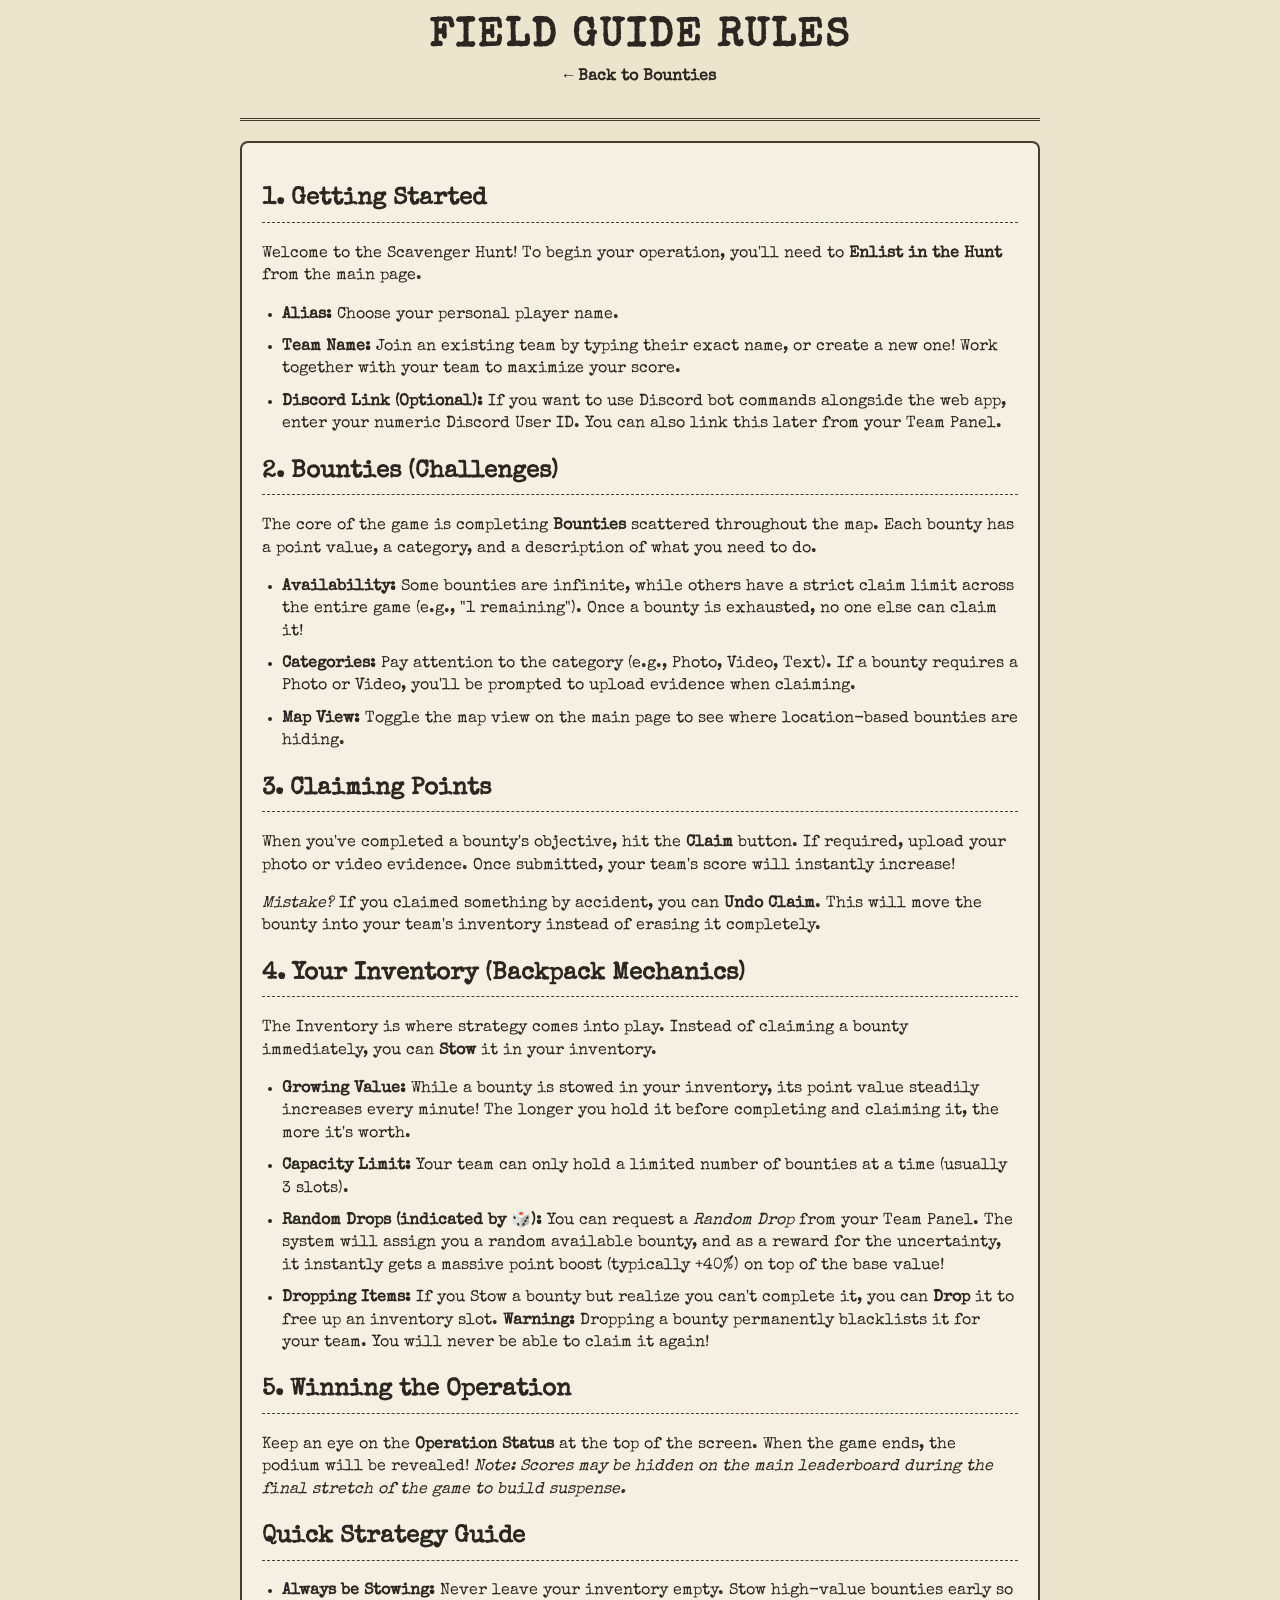
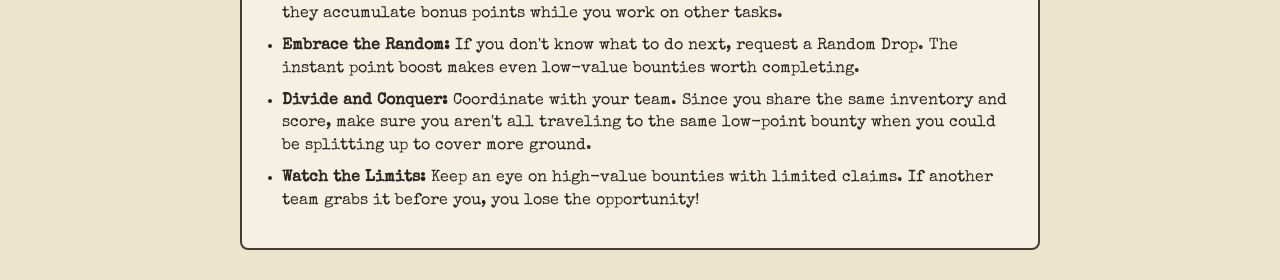
<file: rules.html>
<!DOCTYPE html>
<html lang="en">
<head>
    <meta charset="UTF-8">
    <meta name="viewport" content="width=device-width, initial-scale=1.0">
    <title>Rules & Strategy - Scavenger Hunt</title>
    <link href="https://fonts.googleapis.com/css2?family=Special+Elite&display=swap" rel="stylesheet">
    <link rel="stylesheet" href="style.css">
    <style>
        .rules-content {
            background: var(--paper, #f4f1ea);
            padding: 20px;
            border: 2px solid var(--border, #8c8c8c);
            border-radius: 8px;
            margin-bottom: 20px;
        }
        .rules-content h2 {
            border-bottom: 1px dashed var(--border, #8c8c8c);
            padding-bottom: 5px;
            margin-top: 20px;
        }
        .rules-content ul {
            padding-left: 20px;
        }
        .rules-content li {
            margin-bottom: 10px;
        }
        .nav-link {
            display: inline-block;
            margin-bottom: 20px;
            text-decoration: none;
            color: var(--ink, #2b2b2b);
            font-weight: bold;
        }
        .nav-link:hover {
            color: var(--accent, #d32f2f);
        }
    </style>
</head>
<body>
<div class="container">
    <header>
        <h1>Field Guide Rules</h1>
        <a href="index.html" class="nav-link">← Back to Bounties</a>
    </header>

    <div class="rules-content">
        <h2>1. Getting Started</h2>
        <p>Welcome to the Scavenger Hunt! To begin your operation, you'll need to <strong>Enlist in the Hunt</strong> from the main page.</p>
        <ul>
            <li><strong>Alias:</strong> Choose your personal player name.</li>
            <li><strong>Team Name:</strong> Join an existing team by typing their exact name, or create a new one! Work together with your team to maximize your score.</li>
            <li><strong>Discord Link (Optional):</strong> If you want to use Discord bot commands alongside the web app, enter your numeric Discord User ID. You can also link this later from your Team Panel.</li>
        </ul>

        <h2>2. Bounties (Challenges)</h2>
        <p>The core of the game is completing <strong>Bounties</strong> scattered throughout the map. Each bounty has a point value, a category, and a description of what you need to do.</p>
        <ul>
            <li><strong>Availability:</strong> Some bounties are infinite, while others have a strict claim limit across the entire game (e.g., "1 remaining"). Once a bounty is exhausted, no one else can claim it!</li>
            <li><strong>Categories:</strong> Pay attention to the category (e.g., Photo, Video, Text). If a bounty requires a Photo or Video, you'll be prompted to upload evidence when claiming.</li>
            <li><strong>Map View:</strong> Toggle the map view on the main page to see where location-based bounties are hiding.</li>
        </ul>

        <h2>3. Claiming Points</h2>
        <p>When you've completed a bounty's objective, hit the <strong>Claim</strong> button. If required, upload your photo or video evidence. Once submitted, your team's score will instantly increase!</p>
        <p><em>Mistake?</em> If you claimed something by accident, you can <strong>Undo Claim</strong>. This will move the bounty into your team's inventory instead of erasing it completely.</p>

        <h2>4. Your Inventory (Backpack Mechanics)</h2>
        <p>The Inventory is where strategy comes into play. Instead of claiming a bounty immediately, you can <strong>Stow</strong> it in your inventory.</p>
        <ul>
            <li><strong>Growing Value:</strong> While a bounty is stowed in your inventory, its point value steadily increases every minute! The longer you hold it before completing and claiming it, the more it's worth.</li>
            <li><strong>Capacity Limit:</strong> Your team can only hold a limited number of bounties at a time (usually 3 slots).</li>
            <li><strong>Random Drops (indicated by 🎲):</strong> You can request a <em>Random Drop</em> from your Team Panel. The system will assign you a random available bounty, and as a reward for the uncertainty, it instantly gets a massive point boost (typically +40%) on top of the base value!</li>
            <li><strong>Dropping Items:</strong> If you Stow a bounty but realize you can't complete it, you can <strong>Drop</strong> it to free up an inventory slot. <strong>Warning:</strong> Dropping a bounty permanently blacklists it for your team. You will never be able to claim it again!</li>
        </ul>

        <h2>5. Winning the Operation</h2>
        <p>Keep an eye on the <strong>Operation Status</strong> at the top of the screen. When the game ends, the podium will be revealed! <em>Note: Scores may be hidden on the main leaderboard during the final stretch of the game to build suspense.</em></p>

        <h2>Quick Strategy Guide</h2>
        <ul>
            <li><strong>Always be Stowing:</strong> Never leave your inventory empty. Stow high-value bounties early so they accumulate bonus points while you work on other tasks.</li>
            <li><strong>Embrace the Random:</strong> If you don't know what to do next, request a Random Drop. The instant point boost makes even low-value bounties worth completing.</li>
            <li><strong>Divide and Conquer:</strong> Coordinate with your team. Since you share the same inventory and score, make sure you aren't all traveling to the same low-point bounty when you could be splitting up to cover more ground.</li>
            <li><strong>Watch the Limits:</strong> Keep an eye on high-value bounties with limited claims. If another team grabs it before you, you lose the opportunity!</li>
        </ul>
    </div>
</div>
</body>
</html>
</file>
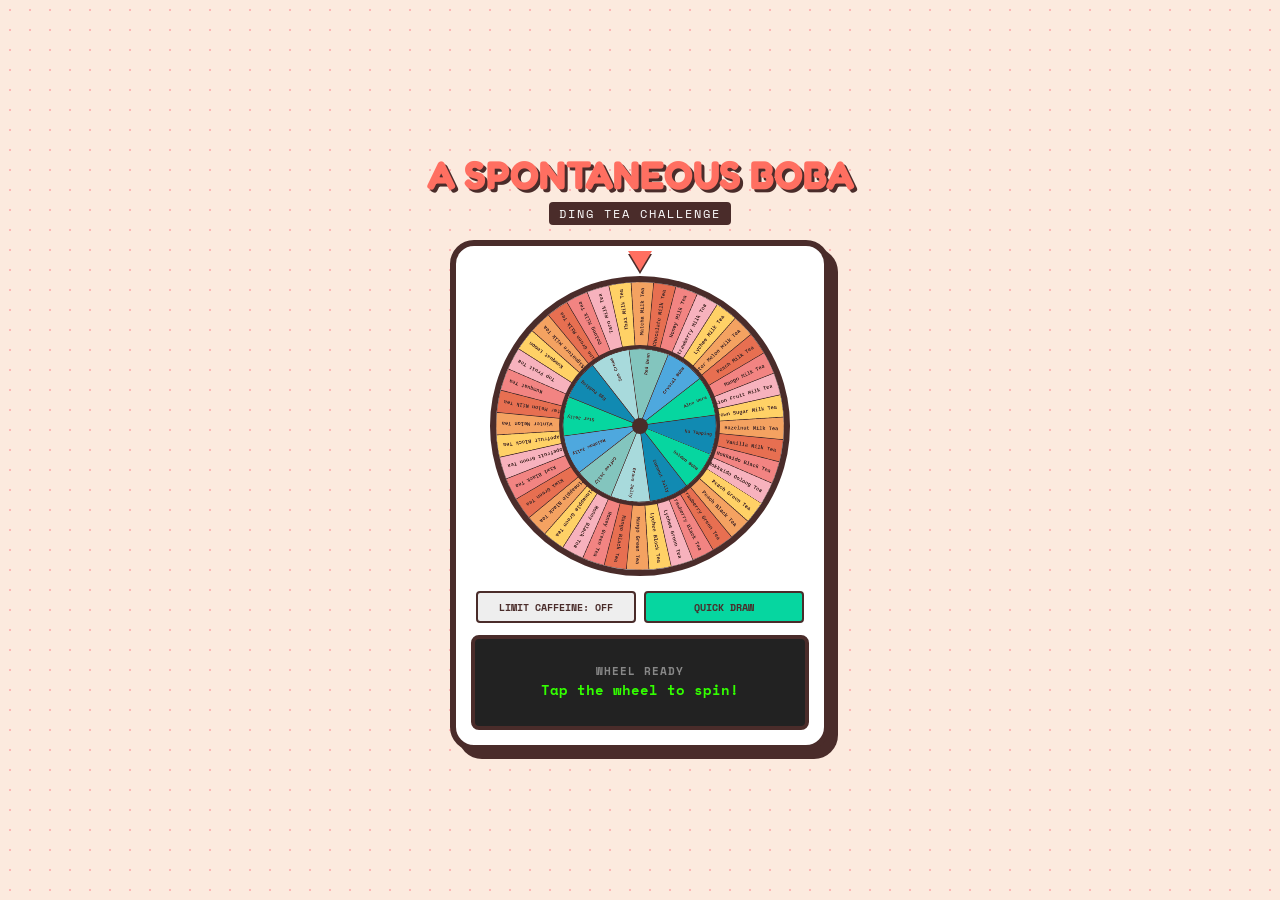
<file: tea.html>
<!DOCTYPE html>
<html lang="en">
<head>
    <meta charset="UTF-8">
    <meta name="viewport" content="width=device-width, initial-scale=1.0">
    <title>Ding Tea Challenge</title>
    <style>
        @import url('https://fonts.googleapis.com/css2?family=Fredoka+One&family=Space+Mono:wght@400;700&display=swap');

        :root {
            --bg-color: #fceade;
            --machine-color: #ffb5b5;
            --accent-color: #ff6f61;
            --dark-color: #4a2c2a;
        }

        * {
            box-sizing: border-box;
            margin: 0;
            padding: 0;
        }

        body {
            background-color: var(--bg-color);
            background-image: radial-gradient(var(--machine-color) 1px, transparent 0);
            background-size: 20px 20px;
            font-family: 'Space Mono', monospace;
            color: var(--dark-color);
            display: flex;
            flex-direction: column;
            align-items: center;
            justify-content: center;
            min-height: 100vh;
            padding: 10px;
            overflow: hidden;
        }

        h1 {
            font-family: 'Fredoka One', cursive;
            font-size: 6vw;
            @media (min-width: 600px) { font-size: 2.5rem; }
            color: var(--accent-color);
            text-shadow: 3px 3px 0px var(--dark-color);
            margin-bottom: 4px;
            text-align: center;
            text-transform: uppercase;
        }

        .subtitle {
            font-size: 0.75rem;
            margin-bottom: 15px;
            text-transform: uppercase;
            letter-spacing: 2px;
            background: var(--dark-color);
            color: #fff;
            padding: 3px 10px;
            border-radius: 4px;
        }

        .oracle-container {
            background: #fff;
            border: 6px solid var(--dark-color);
            border-radius: 24px;
            box-shadow: 8px 8px 0px var(--dark-color);
            width: 100%;
            max-width: 380px;
            padding: 20px 15px 15px 15px;
            position: relative;
            display: flex;
            flex-direction: column;
            align-items: center;
        }

        .pointer {
            position: absolute;
            top: 5px;
            z-index: 10;
            width: 0; 
            height: 0; 
            border-left: 12px solid transparent;
            border-right: 12px solid transparent;
            border-top: 20px solid var(--accent-color);
            filter: drop-shadow(0px 3px 0px var(--dark-color));
        }

        .wheel-box {
            position: relative;
            width: 80vw;
            height: 80vw;
            max-width: 300px;
            max-height: 300px;
            margin: 10px 0 15px 0;
            border-radius: 50%;
            border: 6px solid var(--dark-color);
            overflow: hidden;
            background: #fff;
            cursor: pointer;
            -webkit-tap-highlight-color: transparent;
        }

        .wheel-box.disabled {
            cursor: not-allowed;
        }

        .wheel {
            position: absolute;
            width: 100%;
            height: 100%;
            border-radius: 50%;
            transform-origin: center center;
        }

        #tea-wheel {
            z-index: 2;
        }

        #topping-wheel {
            z-index: 3;
            width: 56%;
            height: 56%;
            top: 22%;
            left: 22%;
            border: 4px solid var(--dark-color);
            background: #fff;
        }

        .wheel.spinning-tea {
            transition: transform 4s cubic-bezier(0.1, 0.8, 0.1, 1) !important;
        }

        .wheel.spinning-topping {
            transition: transform 3.5s cubic-bezier(0.1, 0.8, 0.1, 1) !important;
        }

        .center-peg {
            position: absolute;
            width: 16px;
            height: 16px;
            background: var(--dark-color);
            border-radius: 50%;
            top: 50%;
            left: 50%;
            transform: translate(-50%, -50%);
            z-index: 4;
        }

        canvas {
            display: block;
            width: 100%;
            height: 100%;
        }

        /* Control Panel Container for Buttons underneath the Wheel Frame */
        .control-panel {
            align-self: fill;
            width: 100%;
            margin-bottom: 12px;
            display: flex;
            justify-content: space-between;
            align-items: center;
            gap: 8px;
            padding: 0 5px;
        }

        .caffeine-btn, .quick-btn {
            background: #eee;
            border: 2px solid var(--dark-color);
            color: var(--dark-color);
            padding: 6px 10px;
            border-radius: 4px;
            font-family: 'Space Mono', monospace;
            font-size: 0.65rem;
            font-weight: bold;
            cursor: pointer;
            transition: all 0.1s ease;
            text-transform: uppercase;
            flex: 1;
            text-align: center;
        }

        .caffeine-btn.active {
            background: #ff3333;
            color: #fff;
        }

        .quick-btn {
            background: #06d6a0;
            color: var(--dark-color);
        }

        .quick-btn:active:not(:disabled) {
            transform: translateY(2px);
        }

        .caffeine-btn:disabled, .quick-btn:disabled {
            background: #ccc;
            color: #888;
            cursor: not-allowed;
            transform: none;
        }

        .display-screen {
            background: #222;
            color: #3f0;
            width: 100%;
            min-height: 95px;
            border-radius: 8px;
            border: 4px solid var(--dark-color);
            padding: 10px;
            font-family: 'Space Mono', monospace;
            text-align: center;
            display: flex;
            flex-direction: column;
            justify-content: center;
            align-items: center;
        }

        .screen-title {
            font-size: 0.7rem;
            color: #888;
            text-transform: uppercase;
            margin-bottom: 3px;
            font-weight: bold;
            letter-spacing: 1px;
        }

        .screen-text {
            font-weight: bold;
            font-size: 0.85rem;
            line-height: 1.3;
        }

        #timer {
            color: #ff3333;
            font-weight: bold;
            font-size: 0.8rem;
            margin-top: 3px;
        }
    </style>
</head>
<body>

    <h1>A Spontaneous Boba</h1>
    <div class="subtitle">Ding Tea Challenge</div>

    <div class="oracle-container">
        <div class="pointer"></div>
        
        <div id="interactive-trigger" class="wheel-box">
            <div id="tea-wheel" class="wheel"><canvas id="canvas-tea"></canvas></div>
            <div id="topping-wheel" class="wheel"><canvas id="canvas-topping"></canvas></div>
            <div class="center-peg"></div>
        </div>

        <div class="control-panel">
            <button id="caffeine-toggle" class="caffeine-btn">Limit Caffeine: OFF</button>
            <button id="quick-draw-btn" class="quick-btn">Quick Draw</button>
        </div>

        <div class="display-screen">
            <div class="screen-title" id="screen-status">Wheel Ready</div>
            <div class="screen-text" id="screen-output">Tap the wheel to spin!</div>
            <div id="timer"></div>
        </div>
    </div>

    <script>
        const rawTeas = [
            "Peach Green Tea", "Peach Black Tea", "Strawberry Green Tea", "Strawberry Black Tea",
            "Lychee Green Tea", "Lychee Black Tea", "Mango Green Tea", "Mango Black Tea",
            "Honey Green Tea", "Honey Black Tea", "Pineapple Green Tea", "Pineapple Black Tea",
            "Kiwi Green Tea", "Kiwi Black Tea", "Grapefruit Green Tea", "Grapefruit Black Tea",
            "Winter Melon Tea", "Winter Melon Milk Tea", "Kumquat Tea", "Top Fruit Tea",
            "Kumquat Lemon", "Signature Milk Tea", "Jasmine Green Milk Tea", "Oolong Milk Tea",
            "Taro Milk Tea", "Thai Milk Tea", "Matcha Milk Tea", "Chocolate Milk Tea", "Honey Milk Tea",
            "Strawberry Milk Tea", "Lychee Milk Tea", "Winter Melon Milk Tea", "Peach Milk Tea",
            "Mango Milk Tea", "Passion Fruit Milk Tea", "Brown Sugar Milk Tea", "Hazelnut Milk Tea",
            "Vanilla Milk Tea", "Hokkaido Black Tea", "Hokkaido Oolong Tea"
        ];

        const rawToppings = [
            "Golden Boba", "Coconut Jelly", "Grass Jelly", "Coffee Jelly", "Rainbow Jelly",
            "Star Jelly", "Egg Pudding", "Sea Cream", "Red Bean", "Crystal Boba", "Aloe Vera",
            "No Topping"
        ];

        let activeTeas = [...rawTeas];
        let activeToppings = [...rawToppings];
        let isCaffeineFree = false;

        const triggerZone = document.getElementById('interactive-trigger');
        const teaWheel = document.getElementById('tea-wheel');
        const toppingWheel = document.getElementById('topping-wheel');
        const caffeineToggle = document.getElementById('caffeine-toggle');
        const quickDrawBtn = document.getElementById('quick-draw-btn');
        const screenStatus = document.getElementById('screen-status');
        const screenOutput = document.getElementById('screen-output');
        const timerDiv = document.getElementById('timer');

        function drawWheel(canvasId, items, colors, isOuter) {
            const canvas = document.getElementById(canvasId);
            const ctx = canvas.getContext('2d');
            const size = isOuter ? 600 : 336; 
            canvas.width = size;
            canvas.height = size;
            
            const numSegments = items.length;
            const angle = (2 * Math.PI) / numSegments;
            const center = size / 2;

            for (let i = 0; i < numSegments; i++) {
                ctx.beginPath();
                ctx.moveTo(center, center);
                ctx.arc(center, center, center, i * angle, (i + 1) * angle);
                ctx.fillStyle = colors[i % colors.length];
                ctx.fill();
                ctx.lineWidth = 1.5;
                ctx.strokeStyle = '#4a2c2a';
                ctx.stroke();

                ctx.save();
                ctx.translate(center, center);
                ctx.rotate(i * angle + angle / 2);
                ctx.fillStyle = '#4a2c2a';
                
                if (isOuter) {
                    ctx.font = 'bold 11px Courier New';
                    ctx.textAlign = 'right';
                    ctx.fillText(items[i], center - 12, 4);
                } else {
                    ctx.font = 'bold 10px Courier New';
                    ctx.textAlign = 'right';
                    ctx.fillText(items[i], center - 8, 3);
                }
                ctx.restore();
            }
        }

        const teaColors = ['#ffd166', '#f4a261', '#e76f51', '#f28482', '#f7b2bd'];
        const toppingColors = ['#06d6a0', '#118ab2', '#a8dadc', '#83c5be', '#4ea8de'];

        function refreshWheelGraphics() {
            drawWheel('canvas-tea', activeTeas, teaColors, true);
            drawWheel('canvas-topping', activeToppings, toppingColors, false);
        }

        let isSystemLocked = false;
        let isActivelySpinning = false;
        
        let teaCurrentDegree = Math.floor(Math.random() * 360);
        let toppingCurrentDegree = Math.floor(Math.random() * 360);

        let animationFrameId = null;
        let lockTimerInterval = null;

        function processIdleRotation() {
            if (!isActivelySpinning) {
                teaCurrentDegree += 0.12; 
                toppingCurrentDegree -= 0.08;

                if (teaCurrentDegree >= 360) teaCurrentDegree -= 360;
                if (toppingCurrentDegree <= -360) toppingCurrentDegree += 360;

                teaWheel.style.transform = `rotate(${teaCurrentDegree}deg)`;
                toppingWheel.style.transform = `rotate(${toppingCurrentDegree}deg)`;
            }
            animationFrameId = requestAnimationFrame(processIdleRotation);
        }

        function checkLockStatus() {
            const lockExpiry = localStorage.getItem('boba_oracle_lock');
            if (lockExpiry) {
                const timeLeft = parseInt(lockExpiry) - Date.now();
                if (timeLeft > 0) {
                    setMachineLockedState();
                    const savedDrink = localStorage.getItem('boba_oracle_drink') || "Your Liquid Destiny";
                    screenOutput.innerHTML = `Assigned order:<br><span style="color:#ffd166">${savedDrink}</span>`;
                    startCountdown();
                } else {
                    clearLock();
                }
            } else {
                processIdleRotation();
            }
        }

        function setMachineLockedState() {
            isSystemLocked = true;
            triggerZone.classList.add('disabled');
            caffeineToggle.disabled = true;
            quickDrawBtn.disabled = true;
            screenStatus.innerText = "WHEEL LOCKED";
        }

        function startCountdown() {
            clearInterval(lockTimerInterval);
            function updateTimer() {
                const remaining = parseInt(localStorage.getItem('boba_oracle_lock')) - Date.now();
                if (remaining <= 0) {
                    clearLock();
                } else {
                    const minutes = Math.floor(remaining / 60000);
                    const seconds = Math.floor((remaining % 60000) / 1000);
                    timerDiv.innerText = `System Lock: ${minutes}m ${seconds}s`;
                }
            }
            updateTimer();
            lockTimerInterval = setInterval(updateTimer, 1000);
        }

        function clearLock() {
            clearInterval(lockTimerInterval);
            localStorage.removeItem('boba_oracle_lock');
            localStorage.removeItem('boba_oracle_drink');
            isSystemLocked = false;
            triggerZone.classList.remove('disabled');
            caffeineToggle.disabled = false;
            quickDrawBtn.disabled = false;
            timerDiv.innerText = "";
            screenStatus.innerText = "Wheel Status: Online";
            screenOutput.innerText = "System ready. Tap wheel to spin.";
            
            if(animationFrameId) cancelAnimationFrame(animationFrameId);
            processIdleRotation();
        }

        caffeineToggle.addEventListener('click', (e) => {
            e.stopPropagation(); 
            if (isSystemLocked || isActivelySpinning) return;

            isCaffeineFree = !isCaffeineFree;
            
            if (isCaffeineFree) {
                caffeineToggle.innerText = "Limit Caffeine: ON";
                caffeineToggle.classList.add('active');
                
                activeTeas = rawTeas.filter(tea => 
                    !tea.includes("Black") && 
                    !tea.includes("Green") && 
                    !tea.includes("Oolong") && 
                    !tea.includes("Thai") && 
                    !tea.includes("Matcha")
                );
                activeToppings = rawToppings.filter(top => !top.includes("Coffee"));
            } else {
                caffeineToggle.innerText = "Limit Caffeine: OFF";
                caffeineToggle.classList.remove('active');
                activeTeas = [...rawTeas];
                activeToppings = [...rawToppings];
            }

            refreshWheelGraphics();
        });

        // Function to extract which item is pointing directly to the top marker (270 degrees)
        function getResultFromAngle(currentRotationAngle, items, isClockwise) {
            // Normalize degrees to clean positive system bounds [0, 360)
            let normalizedRotation = currentRotationAngle % 360;
            if (normalizedRotation < 0) normalizedRotation += 360;

            // Pointer marker points down from the absolute top center position (270 degrees)
            let pointerTargetAngle = 270 - normalizedRotation;
            if (pointerTargetAngle < 0) pointerTargetAngle += 360;

            const segmentSize = 360 / items.length;
            let finalSelectedIndex = Math.floor(pointerTargetAngle / segmentSize);
            
            // Boundary safety configurations
            if (finalSelectedIndex >= items.length) finalSelectedIndex = items.length - 1;
            if (finalSelectedIndex < 0) finalSelectedIndex = 0;

            return items[finalSelectedIndex];
        }

        // Logic shared to save assignments inside local storage memory
        function processDrinkAssignment(tea, topping) {
            const finalDrinkStr = `${tea} + ${topping}`;
            screenStatus.innerText = "TRANSMISSION COMPLETE";
            screenOutput.innerHTML = `Your Order:<br><span style="color:#ffd166">${finalDrinkStr}</span>`;

            const halfHourLock = Date.now() + (120 * 60 * 1000);
            localStorage.setItem('boba_oracle_lock', halfHourLock);
            localStorage.setItem('boba_oracle_drink', finalDrinkStr);
            
            setMachineLockedState();
            startCountdown();
        }

        // Quick Draw Button Interaction Logic
        quickDrawBtn.addEventListener('click', (e) => {
            e.stopPropagation();
            if (isSystemLocked || isActivelySpinning) return;

            cancelAnimationFrame(animationFrameId);
            
            // Randomly flash wheels to new absolute points completely instantaneously
            teaCurrentDegree = Math.floor(Math.random() * 360);
            toppingCurrentDegree = Math.floor(Math.random() * 360);
            
            teaWheel.style.transform = `rotate(${teaCurrentDegree}deg)`;
            toppingWheel.style.transform = `rotate(${toppingCurrentDegree}deg)`;

            const wonTea = getResultFromAngle(teaCurrentDegree, activeTeas, true);
            const wonTopping = getResultFromAngle(toppingCurrentDegree, activeToppings, false);

            processDrinkAssignment(wonTea, wonTopping);
        });

        // Standard Interaction Click Sequence
        triggerZone.addEventListener('click', () => {
            if (isSystemLocked || isActivelySpinning) return;

            isActivelySpinning = true;
            cancelAnimationFrame(animationFrameId);

            screenStatus.innerText = "PROCESSING SELECTION";
            screenOutput.innerText = "Phase 1: Selecting Tea Flavor Base...";

            teaWheel.classList.add('spinning-tea');
            toppingWheel.classList.add('spinning-topping');

            // Add dynamic multi-spin offsets safely relative to the random current drift position
            const extraTeaRotations = (4 + Math.random() * 3) * 360; 
            const extraToppingRotations = (4 + Math.random() * 3) * 360;

            const teaFinalTarget = teaCurrentDegree + extraTeaRotations;
            const toppingFinalTarget = toppingCurrentDegree - extraToppingRotations;

            teaWheel.style.transform = `rotate(${teaFinalTarget}deg)`;
            
            setTimeout(() => {
                screenStatus.innerText = "PROCESSING TEXTURE";
                screenOutput.innerText = "Phase 2: Calculating Topping Matrix...";
                toppingWheel.style.transform = `rotate(${toppingFinalTarget}deg)`;
            }, 900);

            setTimeout(() => {
                // Update tracker variables directly to matching final physics landing states
                teaCurrentDegree = teaFinalTarget;
                toppingCurrentDegree = toppingFinalTarget;

                // Identify exactly what slice landed underneath the pointer
                const wonTea = getResultFromAngle(teaCurrentDegree, activeTeas, true);
                const wonTopping = getResultFromAngle(toppingCurrentDegree, activeToppings, false);

                // Strip transition animations off to prevent drift snapping bugs later
                teaWheel.classList.remove('spinning-tea');
                toppingWheel.classList.remove('spinning-topping');
                
                // Re-apply static assignments explicitly
                teaWheel.style.transform = `rotate(${teaCurrentDegree % 360}deg)`;
                toppingWheel.style.transform = `rotate(${toppingCurrentDegree % 360}deg)`;

                isActivelySpinning = false;
                processDrinkAssignment(wonTea, wonTopping);
            }, 4200);
        });

        // Bootstrap launch sequence
        refreshWheelGraphics();
        checkLockStatus();
    </script>
</body>
</html>
</file>
<file: style.css>
:root {
    --bg: #ece5ce;
    --ink: #2b2621;
    --accent: #8b3a3a;
    --border: #4a3b32;
    --paper: #f5f0e1;
    --green: #2e6b3c;
}
body {
    background-color: var(--bg);
    color: var(--ink);
    font-family: 'Special Elite', monospace;
    margin: 0;
    padding: 10px;
    background-image: url('https://www.transparenttextures.com/patterns/worn-dots.png');
    line-height: 1.4;
}
.container { max-width: 800px; margin: 0 auto; }
header {
    text-align: center;
    border-bottom: 3px double var(--border);
    margin-bottom: 20px;
    padding-bottom: 10px;
}
h1 { margin: 0; font-size: 2.5em; text-transform: uppercase; letter-spacing: 2px; }
.status-badge {
    display: inline-block; padding: 5px 10px; border: 2px solid var(--border);
    font-weight: bold; background: var(--paper);
}
.refresh-btn {
    margin-left: 10px; font-size: 0.8em; padding: 5px 10px;
}
.panel {
    background: var(--paper);
    border: 2px solid var(--border);
    padding: 15px;
    margin-bottom: 20px;
    box-shadow: 5px 5px 0px var(--border);
    position: relative;
}
.panel::before {
    content: '';
    position: absolute; top: -5px; left: 10px; width: 30px; height: 15px;
    background: rgba(0,0,0,0.1); transform: rotate(-5deg);
}

h2 { border-bottom: 2px dashed var(--border); padding-bottom: 5px; margin-top: 0;}
button {
    background: var(--ink); color: var(--bg);
    border: 2px solid var(--ink); padding: 8px 15px;
    font-family: inherit; cursor: pointer; font-size: 1em;
    transition: all 0.2s; margin: 5px; text-transform: uppercase;
}
button:hover { background: var(--accent); border-color: var(--accent); transform: translate(-2px, -2px); box-shadow: 3px 3px 0 var(--border); }
button:active { transform: translate(0, 0); box-shadow: 0 0 0 var(--border); }

input[type="text"], input[type="file"] {
    background: transparent; border: none; border-bottom: 2px solid var(--border);
    color: var(--ink); font-family: inherit; font-size: 1.1em;
    padding: 5px; width: 100%; box-sizing: border-box; margin-bottom: 10px;
    outline: none;
}
input[type="datetime-local"], input[type="number"] {
    font-family: inherit; color: var(--ink); background: transparent; border: 1px solid var(--border); padding: 3px;
}
input[type="text"]:focus { border-bottom-color: var(--accent); }

.challenge-grid { display: grid; gap: 15px; grid-template-columns: 1fr; }
@media (min-width: 600px) { .challenge-grid { grid-template-columns: 1fr 1fr; } }

.card {
    border: 2px solid var(--border); padding: 10px; background: #fff;
    position: relative;
    display: flex; flex-direction: column; justify-content: space-between;
}
.card.claimed { border-color: var(--green); background: #eef7f1; }
.card.exhausted { border-color: var(--accent); background: #fdf0f0; opacity: 0.7;}
.card.blacklisted { border-color: #666; background: #eee; opacity: 0.5; }
.card h3 { margin: 0 0 10px 0; font-size: 1.2em; display: flex; justify-content: space-between; align-items: flex-start; gap: 10px;}
.pts { font-weight: bold; color: var(--accent); white-space: nowrap; }

.tag { font-size: 0.8em; padding: 2px 5px; border: 1px solid var(--border); background: var(--bg); margin-right: 5px;}

.inv-item { border-left: 4px solid var(--accent); padding-left: 10px; margin-bottom: 10px; background: rgba(0,0,0,0.03); padding: 5px;}

.modal {
    position: fixed; top: 0; left: 0; width: 100%; height: 100%;
    background: rgba(0,0,0,0.7); display: flex; justify-content: center; align-items: center;
    z-index: 100;
}
.modal-content {
    background: var(--paper); border: 4px solid var(--border);
    padding: 20px; width: 90%; max-width: 400px;
    box-shadow: 10px 10px 0 var(--border);
}
.hidden { display: none !important; }

/* Podium */
.podium-container {
    display: flex;
    align-items: flex-end;
    justify-content: center;
    gap: 10px;
    height: 250px;
    margin: 20px 0;
    border-bottom: 3px solid var(--border);
    padding-bottom: 5px;
}
.podium-bar {
    width: 100%;
    display: flex;
    flex-direction: column;
    justify-content: flex-end;
    align-items: center;
    color: var(--bg);
    font-weight: bold;
    text-shadow: 1px 1px 0 var(--ink);
    transition: height 0.5s;
    padding-bottom: 5px;
}
.podium-bar.gold { background: #d4af37; border: 2px solid var(--ink); }
.podium-bar.silver { background: #c0c0c0; border: 2px solid var(--ink); }
.podium-bar.bronze { background: #cd7f32; border: 2px solid var(--ink); }
.podium-label { margin-top: 10px; font-size: 0.9em; color: var(--ink); font-weight: bold; word-wrap: break-word; width: 100%;}

/* Map Overrides */
#mapContainer.hidden { display: none !important; }
.leaflet-container { font-family: 'Special Elite', monospace; background: #dcd3b6; } /* Darkened slightly so white roads and light buildings pop */
.leaflet-tile-pane { filter: contrast(1.1) sepia(0.1); } /* Vintage paper effect */
.map-marker {
    background-color: var(--paper); border: 2px solid var(--ink); border-radius: 50%;
    display: flex; justify-content: center; align-items: center;
    font-weight: bold; color: var(--accent); cursor: pointer;
    box-shadow: 2px 2px 0 var(--border); font-size: 0.9em;
    font-family: 'Special Elite', monospace;
}
.map-marker.start-location {
    background: var(--green);
    border-color: var(--green);
    color: white;
    box-shadow: 2px 2px 0 #1f5b37;
}
.map-marker.claimed { border-color: var(--green); color: var(--green); background: #eef7f1; }
.map-marker.exhausted { border-color: var(--accent); background: #fdf0f0; opacity: 0.7; }
.map-marker.blacklisted { border-color: #666; background: #eee; opacity: 0.5; color: #666; }
.leaflet-popup-content-wrapper {
    background: var(--paper); border: 2px solid var(--border); border-radius: 0;
    box-shadow: 5px 5px 0 var(--border); color: var(--ink);
}
.leaflet-popup-tip {
    background: var(--paper); border: 2px solid var(--border);
    border-bottom: none; border-right: none; box-shadow: none;
}
.leaflet-popup-content { margin: 12px; }
.leaflet-popup-close-button { display: none; }
</file>
